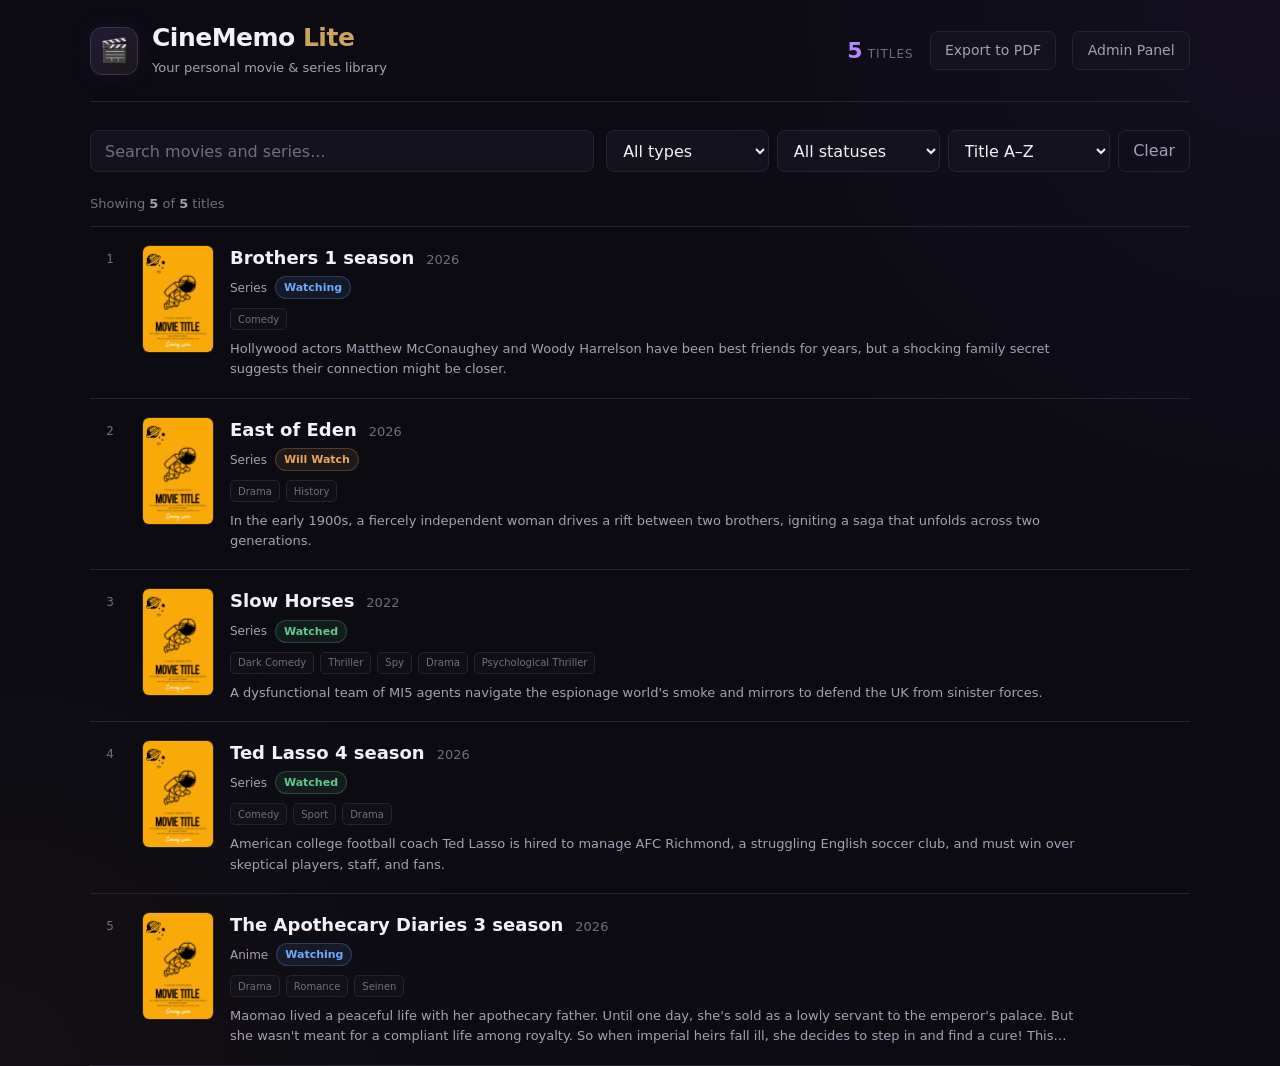
<file: index.html>
<!DOCTYPE html>
<html lang="en">

    <head>
        <meta charset="UTF-8">
        <meta name="viewport" content="width=device-width, initial-scale=1.0">

        <title>CineMemo Lite</title>

        <link rel="stylesheet" href="main.css">
    </head>

    <body>

        <header class="header">
            <div class="brand">
                <div class="brand-icon">🎬</div>

                <div>
                    <h1>
                        CineMemo <span>Lite</span>
                    </h1>

                    <p>Your personal movie &amp; series library</p>
                </div>
            </div>

            <div class="header-stats">
                <div class="title-count">
                    <span id="total-count">0</span>
                    <small>titles</small>
                </div>

                <button type="button" id="export-pdf-button" class="admin-link export-pdf-button">
                    Export to PDF
                </button>

                <a href="/admin/" class="admin-link">
                    Admin Panel
                </a>
            </div>
        </header>


        <main class="container">

            <section class="controls">

                <div class="search-wrapper">
                    <label for="search" class="sr-only">
                        Search library
                    </label>

                    <input type="search" id="search" class="search-input" placeholder="Search movies and series..."
                        autocomplete="off">
                </div>


                <div class="filter-group">

                    <label for="type-filter" class="sr-only">
                        Filter by type
                    </label>

                    <select id="type-filter" class="filter-select">
                        <option value="">All types</option>
                    </select>


                    <label for="status-filter" class="sr-only">
                        Filter by status
                    </label>

                    <select id="status-filter" class="filter-select">
                        <option value="">All statuses</option>
                    </select>


                    <label for="sort-filter" class="sr-only">
                        Sort library
                    </label>

                    <select id="sort-filter" class="filter-select">
                        <option value="title-asc">Title A–Z</option>
                        <option value="title-desc">Title Z–A</option>
                        <option value="year-desc">Newest first</option>
                        <option value="year-asc">Oldest first</option>
                        <option value="rating-desc">Highest rating</option>
                        <option value="rating-asc">Lowest rating</option>
                    </select>


                    <button type="button" id="clear-filters" class="clear-button">
                        Clear
                    </button>

                </div>

            </section>


            <section class="result-bar">

                <div>
                    Showing
                    <strong id="result-count">0</strong>
                    of
                    <strong id="result-total">0</strong>
                    titles
                </div>

            </section>


            <section id="media-list" class="media-list" aria-live="polite"></section>


            <section id="empty-state" class="empty-state hidden">
                <div class="empty-icon">🎬</div>

                <h2>No titles found</h2>

                <p>
                    Try changing your search or filters.
                </p>
            </section>

        </main>

        <script src="pdf-export.js"></script>
        <script src="script.js"></script>

    </body>

</html>
</file>
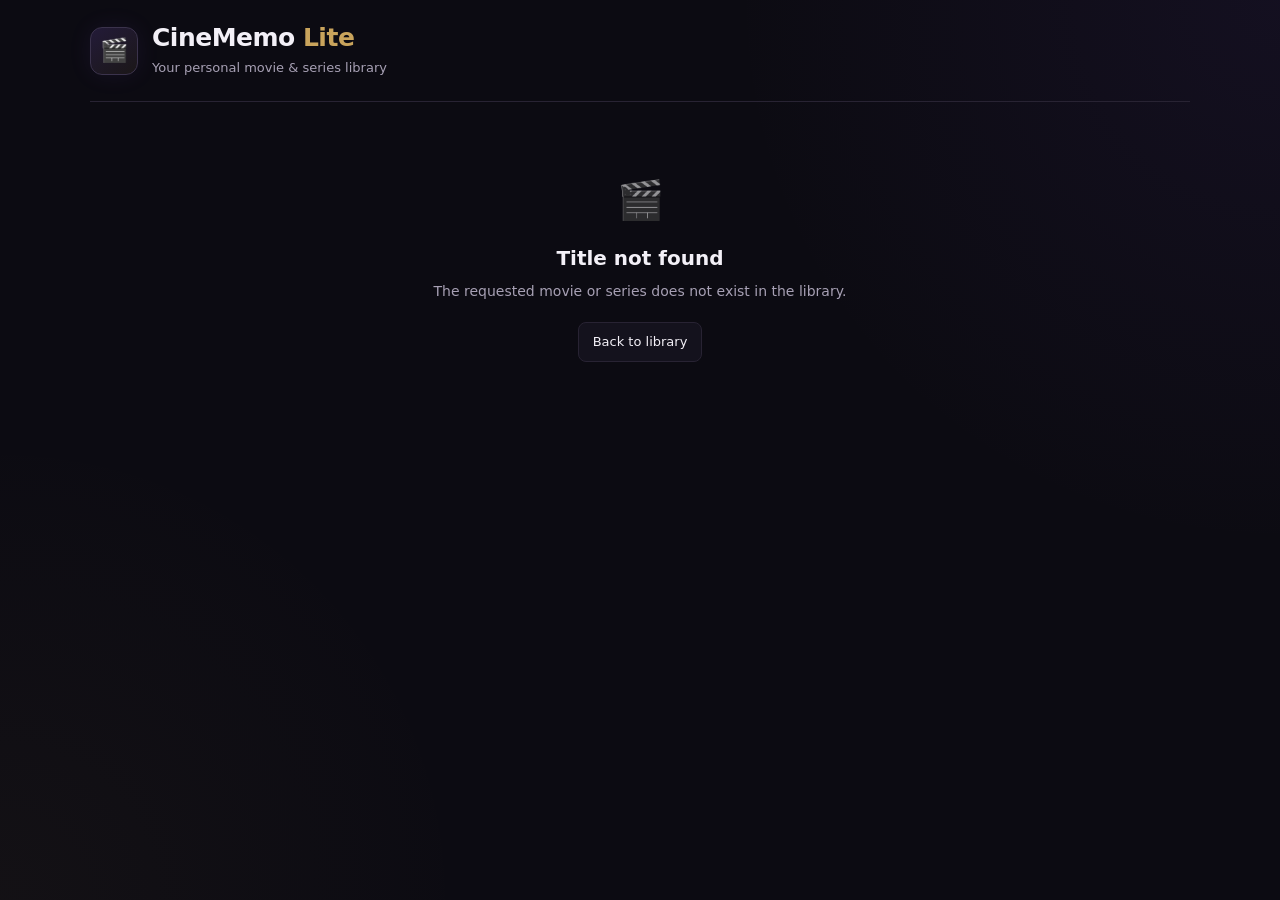
<file: show.html>
<!DOCTYPE html>
<html lang="en">

    <head>
        <meta charset="UTF-8">
        <meta name="viewport" content="width=device-width, initial-scale=1.0">

        <title>CineMemo Lite</title>

        <link rel="stylesheet" href="main.css">
    </head>

    <body>

        <header class="header">
            <div class="brand">
                <div class="brand-icon">🎬</div>

                <div>
                    <h1>
                        CineMemo <span>Lite</span>
                    </h1>

                    <p>Your personal movie &amp; series library</p>
                </div>
            </div>
        </header>


        <main class="container show-page" id="show-page">

            <a href="index.html" class="back-link">
                <span>←</span>
                Back to library
            </a>


            <section class="show-card">

                <div class="show-poster-wrapper">

                    <img id="show-poster" class="show-poster" src="assets/images/placeholder.jpg" alt="">

                </div>


                <div class="show-content">

                    <div class="show-heading">

                        <div>

                            <div class="show-meta">
                                <span id="show-type"></span>

                                <span class="meta-separator">·</span>

                                <span id="show-year"></span>
                            </div>


                            <h1 id="show-title"></h1>

                        </div>


                        <div id="show-rating" class="show-rating"></div>

                    </div>


                    <div class="show-status-row">

                        <span id="show-status" class="status"></span>

                    </div>


                    <div id="show-genres" class="show-genres"></div>


                    <div class="show-description">

                        <h2>Description</h2>

                        <p id="show-description"></p>

                    </div>

                </div>

            </section>

            <section id="show-trailer" class="trailer-card">

                <div class="trailer-header">

                    <h2>Trailer</h2>

                    <a id="show-trailer-link" class="trailer-link" href="#" target="_blank" rel="noopener noreferrer">
                        Watch on YouTube
                    </a>

                </div>


                <div class="trailer-player">

                    <iframe id="show-trailer-frame" title="YouTube trailer" src="" loading="lazy"
                        allow="accelerometer; autoplay; clipboard-write; encrypted-media; gyroscope; picture-in-picture; web-share"
                        allowfullscreen></iframe>

                </div>

            </section>

        </main>


        <div id="show-not-found" class="empty-state container hidden">

            <div class="empty-icon">🎬</div>

            <h2>Title not found</h2>

            <p>
                The requested movie or series does not exist
                in the library.
            </p>

            <a href="index.html" class="back-button">
                Back to library
            </a>

        </div>


        <script src="script.js"></script>

    </body>

</html>
</file>
<file: main.css>
/*
|--------------------------------------------------------------------------
| Base
|--------------------------------------------------------------------------
*/

:root {
    --bg: #0c0b12;
    --surface: #14121d;
    --surface-hover: #1a1725;
    --surface-soft: #100e17;

    --border: #282333;
    --border-hover: #3b334c;

    --text: #f3f0f7;
    --text-muted: #a7a0b4;
    --text-dim: #746d80;

    --purple: #9b6cff;
    --purple-light: #b18aff;
    --purple-dark: #7146c9;

    --gold: #c9a45c;
    --gold-light: #e0bd76;

    --green: #62c98b;
    --blue: #6ea8ff;
    --orange: #e5a85c;
    --red: #e16b75;

    --radius: 10px;
    --transition: 0.2s ease;
}

* {
    box-sizing: border-box;
}

html {
    min-height: 100%;
    scroll-behavior: smooth;
}

body {
    min-height: 100vh;
    margin: 0;

    background:
        radial-gradient(
            circle at top right,
            rgba(113, 70, 201, 0.08),
            transparent 35%
        ),
        radial-gradient(
            circle at bottom left,
            rgba(201, 164, 92, 0.04),
            transparent 30%
        ),
        var(--bg);

    color: var(--text);

    font-family:
        Inter,
        ui-sans-serif,
        system-ui,
        -apple-system,
        BlinkMacSystemFont,
        "Segoe UI",
        sans-serif;

    line-height: 1.5;
}

a {
    color: inherit;
    text-decoration: none;
}

button,
input,
select {
    font: inherit;
}

button,
select {
    cursor: pointer;
}

img {
    display: block;
    max-width: 100%;
}

.hidden {
    display: none !important;
}

.sr-only {
    position: absolute;

    width: 1px;
    height: 1px;

    padding: 0;
    margin: -1px;

    overflow: hidden;

    clip: rect(0, 0, 0, 0);

    white-space: nowrap;

    border: 0;
}

/*
|--------------------------------------------------------------------------
| Layout
|--------------------------------------------------------------------------
*/

.container {
    width: min(1100px, calc(100% - 32px));

    margin-inline: auto;
}

/*
|--------------------------------------------------------------------------
| Header
|--------------------------------------------------------------------------
*/

.header {
    width: min(1100px, calc(100% - 32px));

    min-height: 100px;

    margin: 0 auto;
    padding: 24px 0;

    display: flex;
    align-items: center;
    justify-content: space-between;

    gap: 24px;

    border-bottom: 1px solid var(--border);
}

.admin-link {
    display: inline-flex;
    align-items: center;
    padding: 0.5rem 0.9rem;

    border: 1px solid var(--border);
    border-radius: 0.5rem;

    color: var(--text-muted);
    background: var(--surface);

    font-size: 0.875rem;
    font-weight: 500;
    text-decoration: none;

    transition:
        color 0.2s ease,
        border-color 0.2s ease,
        background-color 0.2s ease;
}

.admin-link:hover {
    color: var(--purple);
    border-color: var(--purple);
    background: var(--surface-light);
}

.brand {
    display: flex;
    align-items: center;

    gap: 14px;

    min-width: 0;
}

.brand-icon {
    width: 48px;
    height: 48px;

    flex: 0 0 48px;

    display: grid;
    place-items: center;

    border: 1px solid var(--border-hover);
    border-radius: 12px;

    background: linear-gradient(
        145deg,
        rgba(155, 108, 255, 0.16),
        rgba(201, 164, 92, 0.08)
    );

    box-shadow: 0 0 25px rgba(155, 108, 255, 0.08);

    font-size: 23px;
}

.brand h1 {
    margin: 0;

    font-size: 25px;
    font-weight: 700;

    line-height: 1.15;

    letter-spacing: -0.02em;
}

.brand h1 span {
    color: var(--gold);
}

.brand p {
    margin: 5px 0 0;

    color: var(--text-muted);

    font-size: 13px;
}

.header-stats {
    display: flex;
    align-items: center;
    gap: 1rem;
    flex-shrink: 0;
}

.title-count {
    text-align: right;
}

.header-stats span {
    color: var(--purple-light);

    font-size: 22px;
    font-weight: 700;
}

.header-stats small {
    color: var(--text-dim);

    font-size: 12px;
    text-transform: uppercase;

    letter-spacing: 0.08em;
}

/*
|--------------------------------------------------------------------------
| Controls
|--------------------------------------------------------------------------
*/

.controls {
    margin-top: 28px;

    display: flex;
    align-items: center;

    gap: 12px;
}

.search-wrapper {
    flex: 1;
    min-width: 180px;
}

.search-input,
.filter-select {
    width: 100%;

    height: 42px;

    border: 1px solid var(--border);
    border-radius: 8px;

    outline: none;

    background: var(--surface);
    color: var(--text);

    transition:
        border-color var(--transition),
        background var(--transition),
        box-shadow var(--transition);
}

.search-input {
    padding: 0 14px;
}

.search-input::placeholder {
    color: var(--text-dim);
}

.search-input:focus,
.filter-select:focus {
    border-color: var(--purple-dark);

    box-shadow: 0 0 0 3px rgba(155, 108, 255, 0.08);
}

.filter-group {
    display: flex;
    align-items: center;

    gap: 8px;
}

.filter-select {
    min-width: 145px;

    padding: 0 34px 0 12px;
}

.clear-button {
    height: 42px;

    padding: 0 14px;

    border: 1px solid var(--border);
    border-radius: 8px;

    background: transparent;
    color: var(--text-muted);

    transition:
        border-color var(--transition),
        color var(--transition),
        background var(--transition);
}

.clear-button:hover {
    border-color: var(--border-hover);

    background: var(--surface);
    color: var(--text);
}

/*
|--------------------------------------------------------------------------
| Result bar
|--------------------------------------------------------------------------
*/

.result-bar {
    margin: 22px 0 12px;

    color: var(--text-dim);

    font-size: 13px;
}

.result-bar strong {
    color: var(--text-muted);

    font-weight: 600;
}

/*
|--------------------------------------------------------------------------
| Media list
|--------------------------------------------------------------------------
*/

.media-list {
    border-top: 1px solid var(--border);
}

.media-item {
    min-width: 0;

    display: grid;
    grid-template-columns:
        32px
        72px
        minmax(0, 1fr);

    gap: 16px;

    padding: 18px 4px;

    border-bottom: 1px solid var(--border);

    transition: background var(--transition);
}

.media-item:hover {
    background: linear-gradient(90deg, transparent, rgba(155, 108, 255, 0.025));
}

.media-index {
    padding-top: 5px;

    color: var(--text-dim);

    font-size: 12px;
    font-variant-numeric: tabular-nums;

    text-align: center;
}

.media-poster-link {
    width: 72px;
    height: 108px;

    overflow: hidden;

    border: 1px solid var(--border);
    border-radius: 7px;

    background: var(--surface);

    transition:
        border-color var(--transition),
        transform var(--transition);
}

.media-poster-link:hover {
    border-color: var(--border-hover);

    transform: translateY(-2px);
}

.media-poster {
    width: 100%;
    height: 100%;

    object-fit: cover;
}

.media-content {
    min-width: 0;

    padding-top: 1px;
}

.media-title-row {
    display: flex;
    align-items: baseline;

    gap: 12px;

    min-width: 0;
}

.media-title {
    min-width: 0;

    margin: 0;

    font-size: 18px;
    font-weight: 650;

    line-height: 1.3;

    overflow: hidden;
    text-overflow: ellipsis;
    white-space: nowrap;
}

.media-title a {
    transition: color var(--transition);
}

.media-title a:hover {
    color: var(--purple-light);
}

.media-year {
    flex-shrink: 0;

    color: var(--text-dim);

    font-size: 13px;
}

.media-meta {
    margin-top: 7px;

    display: flex;
    align-items: center;
    flex-wrap: wrap;

    gap: 8px;
}

.media-type {
    color: var(--text-muted);

    font-size: 12px;
}

.status {
    display: inline-flex;
    align-items: center;

    min-height: 23px;

    padding: 2px 8px;

    border: 1px solid transparent;
    border-radius: 999px;

    font-size: 11px;
    font-weight: 600;

    line-height: 1;
}

.status.watched {
    border-color: rgba(98, 201, 139, 0.25);

    background: rgba(98, 201, 139, 0.09);
    color: var(--green);
}

.status.watching {
    border-color: rgba(110, 168, 255, 0.25);

    background: rgba(110, 168, 255, 0.09);
    color: var(--blue);
}

.status.will-watch {
    border-color: rgba(229, 168, 92, 0.25);

    background: rgba(229, 168, 92, 0.09);
    color: var(--orange);
}

.status.waiting {
    border-color: rgba(155, 108, 255, 0.25);

    background: rgba(155, 108, 255, 0.09);
    color: var(--purple-light);
}

.rating {
    color: var(--gold);

    font-size: 12px;
    font-weight: 600;
}

.genres {
    margin-top: 9px;

    display: flex;
    flex-wrap: wrap;

    gap: 6px;
}

.genre {
    display: inline-flex;
    align-items: center;

    min-height: 22px;

    padding: 2px 7px;

    border: 1px solid var(--border);
    border-radius: 5px;

    background: rgba(255, 255, 255, 0.015);

    color: var(--text-dim);

    font-size: 10px;

    transition:
        border-color var(--transition),
        color var(--transition);
}

.genre:hover {
    border-color: var(--border-hover);

    color: var(--text-muted);
}

.media-description {
    max-width: 850px;

    margin: 9px 0 0;

    color: var(--text-muted);

    font-size: 13px;

    line-height: 1.55;

    display: -webkit-box;
    -webkit-line-clamp: 2;
    -webkit-box-orient: vertical;

    overflow: hidden;
}

/*
|--------------------------------------------------------------------------
| Empty / error states
|--------------------------------------------------------------------------
*/

.empty-state {
    padding: 70px 20px;

    text-align: center;
}

.empty-icon {
    margin-bottom: 14px;

    font-size: 38px;

    opacity: 0.6;
}

.empty-state h2 {
    margin: 0;

    font-size: 20px;
}

.empty-state p {
    margin: 8px 0 0;

    color: var(--text-muted);

    font-size: 14px;
}

.error-message {
    padding: 40px 20px;

    border: 1px solid rgba(225, 107, 117, 0.25);
    border-radius: var(--radius);

    background: rgba(225, 107, 117, 0.05);

    color: var(--red);

    text-align: center;
}

.back-button {
    display: inline-flex;

    margin-top: 20px;
    padding: 9px 14px;

    border: 1px solid var(--border);
    border-radius: 8px;

    background: var(--surface);

    color: var(--text);

    font-size: 13px;

    transition:
        border-color var(--transition),
        background var(--transition);
}

.back-button:hover {
    border-color: var(--border-hover);

    background: var(--surface-hover);
}

/*
|--------------------------------------------------------------------------
| Show page
|--------------------------------------------------------------------------
*/

.show-page {
    padding-top: 26px;
}

.back-link {
    display: inline-flex;
    align-items: center;

    gap: 7px;

    margin-bottom: 18px;

    color: var(--text-muted);

    font-size: 13px;

    transition: color var(--transition);
}

.back-link span {
    color: var(--purple-light);

    font-size: 17px;
}

.back-link:hover {
    color: var(--text);
}

.show-card {
    display: flex;
    align-items: flex-start;

    gap: 32px;

    padding: 26px;

    border: 1px solid var(--border);
    border-radius: 12px;

    background:
        linear-gradient(
            145deg,
            rgba(155, 108, 255, 0.035),
            rgba(255, 255, 255, 0.01)
        ),
        var(--surface);

    box-shadow: 0 18px 50px rgba(0, 0, 0, 0.18);
}

.show-poster-wrapper {
    flex: 0 0 270px;

    width: 270px;
}

.show-poster {
    width: 270px;
    height: 405px;

    object-fit: cover;

    border: 1px solid var(--border);
    border-radius: 9px;

    background: var(--surface-soft);

    box-shadow: 0 15px 35px rgba(0, 0, 0, 0.28);
}

.show-content {
    min-width: 0;

    flex: 1;

    padding-top: 0;
}

.show-heading {
    display: flex;
    align-items: flex-start;
    justify-content: space-between;

    gap: 24px;
}

.show-meta {
    display: flex;
    align-items: center;

    gap: 7px;

    margin-bottom: 7px;

    color: var(--text-muted);

    font-size: 13px;
}

.meta-separator {
    color: var(--text-dim);
}

#show-title {
    margin: 0;

    font-size: clamp(28px, 4vw, 42px);
    font-weight: 700;

    line-height: 1.1;

    letter-spacing: -0.025em;
}

.show-rating {
    display: flex;
    align-items: baseline;

    gap: 4px;

    flex-shrink: 0;

    padding-top: 4px;

    color: var(--gold);

    font-size: 19px;
    font-weight: 700;
}

.show-rating small {
    color: var(--text-dim);

    font-size: 11px;
    font-weight: 400;
}

.rating-star {
    font-size: 17px;
}

.show-status-row {
    margin-top: 18px;
}

.show-status-row .status {
    min-height: 27px;

    padding-inline: 10px;

    font-size: 12px;
}

.show-genres {
    margin-top: 18px;

    display: flex;
    flex-wrap: wrap;

    gap: 7px;
}

.show-genres .genre {
    min-height: 25px;

    padding: 3px 9px;

    font-size: 11px;
}

.show-description {
    margin-top: 30px;

    padding-top: 24px;

    border-top: 1px solid var(--border);
}

.show-description h2 {
    margin: 0 0 9px;

    color: var(--text);

    font-size: 15px;
    font-weight: 650;
}

.show-description p {
    max-width: 760px;

    margin: 0;

    color: var(--text-muted);

    font-size: 14px;

    line-height: 1.75;
}

/*
|--------------------------------------------------------------------------
| YouTube trailer
|--------------------------------------------------------------------------
*/

.trailer-card {
    margin-top: 24px;

    padding: 26px;

    border: 1px solid var(--border);
    border-radius: 12px;

    background:
        linear-gradient(
            145deg,
            rgba(155, 108, 255, 0.035),
            rgba(255, 255, 255, 0.01)
        ),
        var(--surface);

    box-shadow: 0 18px 50px rgba(0, 0, 0, 0.18);
}

.trailer-header {
    display: flex;
    align-items: center;
    justify-content: space-between;

    gap: 16px;

    margin-bottom: 18px;
}

.trailer-header h2 {
    margin: 0;

    color: var(--text);

    font-size: 17px;
    font-weight: 650;
}

.trailer-link {
    color: var(--purple-light);

    font-size: 13px;
    font-weight: 600;

    transition: color var(--transition);
}

.trailer-link:hover {
    color: var(--text);
}

.trailer-player {
    position: relative;

    width: 100%;

    overflow: hidden;

    aspect-ratio: 16 / 9;

    border: 1px solid var(--border);
    border-radius: 9px;

    background: #000;

    box-shadow: 0 15px 35px rgba(0, 0, 0, 0.28);
}

.trailer-player iframe {
    display: block;

    width: 100%;
    height: 100%;

    border: 0;
}

/*
|--------------------------------------------------------------------------
| Responsive
|--------------------------------------------------------------------------
*/

@media (max-width: 800px) {
    .controls {
        align-items: stretch;

        flex-direction: column;
    }

    .filter-group {
        display: grid;
        grid-template-columns:
            repeat(3, minmax(0, 1fr))
            auto;
    }

    .filter-select {
        min-width: 0;
    }

    .show-card {
        gap: 24px;
    }

    .show-poster-wrapper {
        flex-basis: 220px;
        width: 220px;
    }

    .show-poster {
        width: 220px;
        height: 330px;
    }
}

@media (max-width: 700px) {
    .header {
        min-height: 88px;

        padding: 20px 0;
    }

    .brand-icon {
        width: 44px;
        height: 44px;

        flex-basis: 44px;
    }

    .brand h1 {
        font-size: 22px;
    }

    .brand p {
        font-size: 12px;
    }

    .header-stats {
        display: none;
    }

    .show-card {
        flex-direction: column;

        align-items: center;

        padding: 22px;
    }

    .show-poster-wrapper {
        width: min(280px, 100%);
        flex-basis: auto;
    }

    .show-poster {
        width: 100%;
        height: auto;

        aspect-ratio: 2 / 3;
    }

    .show-content {
        width: 100%;
    }

    .show-heading {
        gap: 12px;
    }

    #show-title {
        font-size: 30px;
    }
}

@media (max-width: 550px) {
    .container,
    .header {
        width: min(100% - 24px, 1100px);
    }

    .filter-group {
        grid-template-columns: 1fr 1fr;

        gap: 8px;
    }

    .filter-select,
    .clear-button {
        width: 100%;
    }

    .media-item {
        grid-template-columns:
            24px
            68px
            minmax(0, 1fr);

        gap: 11px;

        padding: 15px 0;
    }

    .media-poster-link {
        width: 68px;
        height: 102px;
    }

    .media-title {
        font-size: 16px;
    }

    .media-description {
        -webkit-line-clamp: 3;
    }

    .show-page {
        padding-top: 20px;
    }

    .show-card {
        padding: 16px;

        border-radius: 10px;
    }

    .trailer-card {
        padding: 16px;

        border-radius: 10px;
    }

    .trailer-header {
        align-items: flex-start;

        flex-direction: column;

        gap: 7px;
    }

    .show-heading {
        flex-direction: column;

        gap: 8px;
    }

    .show-rating {
        padding-top: 0;
    }

    #show-title {
        font-size: 28px;
    }
}

@media (max-width: 400px) {
    .brand {
        gap: 10px;
    }

    .brand-icon {
        width: 40px;
        height: 40px;

        flex-basis: 40px;

        font-size: 20px;
    }

    .brand h1 {
        font-size: 20px;
    }

    .brand p {
        font-size: 11px;
    }

    .filter-group {
        grid-template-columns: 1fr;
    }

    .media-item {
        grid-template-columns:
            22px
            62px
            minmax(0, 1fr);

        gap: 9px;
    }

    .media-poster-link {
        width: 62px;
        height: 93px;
    }

    .media-title-row {
        display: block;
    }

    .media-year {
        display: block;

        margin-top: 2px;
    }

    .media-meta {
        margin-top: 6px;
    }
}

/*
|--------------------------------------------------------------------------
| PDF export
|--------------------------------------------------------------------------
*/

.export-pdf-button:disabled {
    cursor: wait;
    opacity: 0.65;
}
</file>
